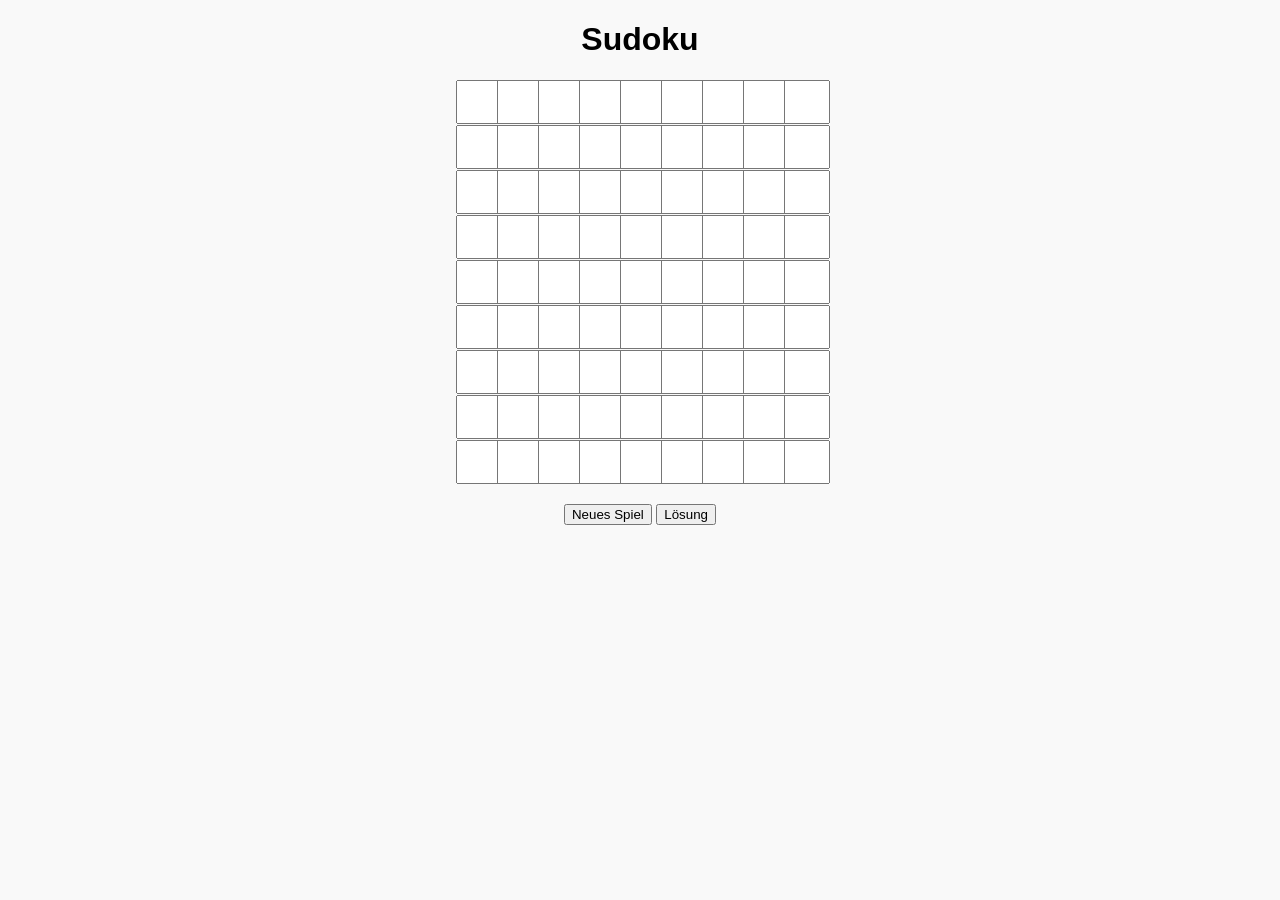
<file: index.html>
<!DOCTYPE html>
<html lang="de">
<head>
  <meta charset="UTF-8" />
  <meta name="viewport" content="width=device-width, initial-scale=1.0"/>
  <title>Sudoku</title>
  <link rel="stylesheet" href="style.css"/>
</head>
<body>
  <h1>Sudoku</h1>
  <div id="sudoku-container"></div>
  <div id="controls">
    <button onclick="newGame()">Neues Spiel</button>
    <button onclick="solve()">Lösung</button>
  </div>
  <script src="main.js"></script>
</body>
</html>
</file>
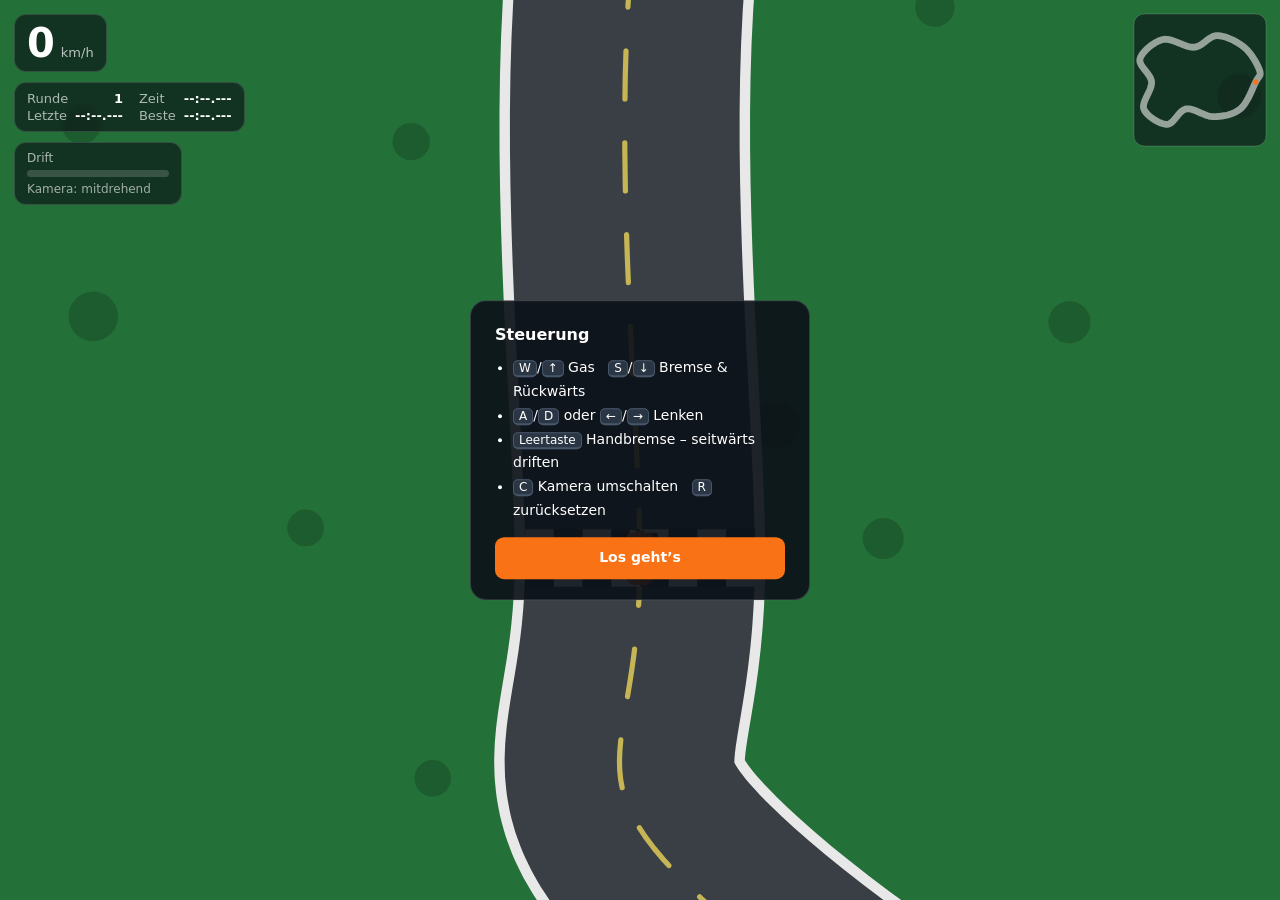
<file: rennspiel/index.html>
<!DOCTYPE html>
<html lang="de">
<head>
<meta charset="utf-8">
<meta name="viewport" content="width=device-width, initial-scale=1, maximum-scale=1, user-scalable=no">
<title>Drift-Rennen</title>
<link rel="stylesheet" href="style.css">
</head>
<body>
<div id="buehne">
  <canvas id="game"></canvas>

  <div id="hud">
    <div class="feld tempo">
      <span id="tempo">0</span><small>km/h</small>
    </div>
    <div class="feld zeiten">
      <div><b>Runde</b><span id="runde">1</span></div>
      <div><b>Zeit</b><span id="zeit">--:--.---</span></div>
      <div><b>Letzte</b><span id="letzte">--:--.---</span></div>
      <div><b>Beste</b><span id="beste">--:--.---</span></div>
    </div>
    <div class="feld drift">
      <b>Drift</b>
      <div class="balken"><i id="driftbalken"></i></div>
      <span id="kameramodus">Kamera: mitdrehend</span>
    </div>
    <div id="warnung" class="hidden">Neben der Strecke!</div>
  </div>

  <div id="hilfe">
    <strong>Steuerung</strong>
    <ul>
      <li><kbd>W</kbd>/<kbd>&uarr;</kbd> Gas &nbsp; <kbd>S</kbd>/<kbd>&darr;</kbd> Bremse &amp; R&uuml;ckw&auml;rts</li>
      <li><kbd>A</kbd>/<kbd>D</kbd> oder <kbd>&larr;</kbd>/<kbd>&rarr;</kbd> Lenken</li>
      <li><kbd>Leertaste</kbd> Handbremse &ndash; seitw&auml;rts driften</li>
      <li><kbd>C</kbd> Kamera umschalten &nbsp; <kbd>R</kbd> zur&uuml;cksetzen</li>
    </ul>
    <button id="hilfeZu">Los geht&rsquo;s</button>
  </div>

  <div id="touch">
    <div class="seite links">
      <button class="tbtn" data-taste="left">&#9664;</button>
      <button class="tbtn" data-taste="right">&#9654;</button>
    </div>
    <div class="seite rechts">
      <button class="tbtn hand" data-taste="brake">Hand</button>
      <button class="tbtn" data-taste="down">&#9660;</button>
      <button class="tbtn gas" data-taste="up">&#9650;</button>
    </div>
  </div>
</div>
<script src="game.js"></script>
</body>
</html>
</file>
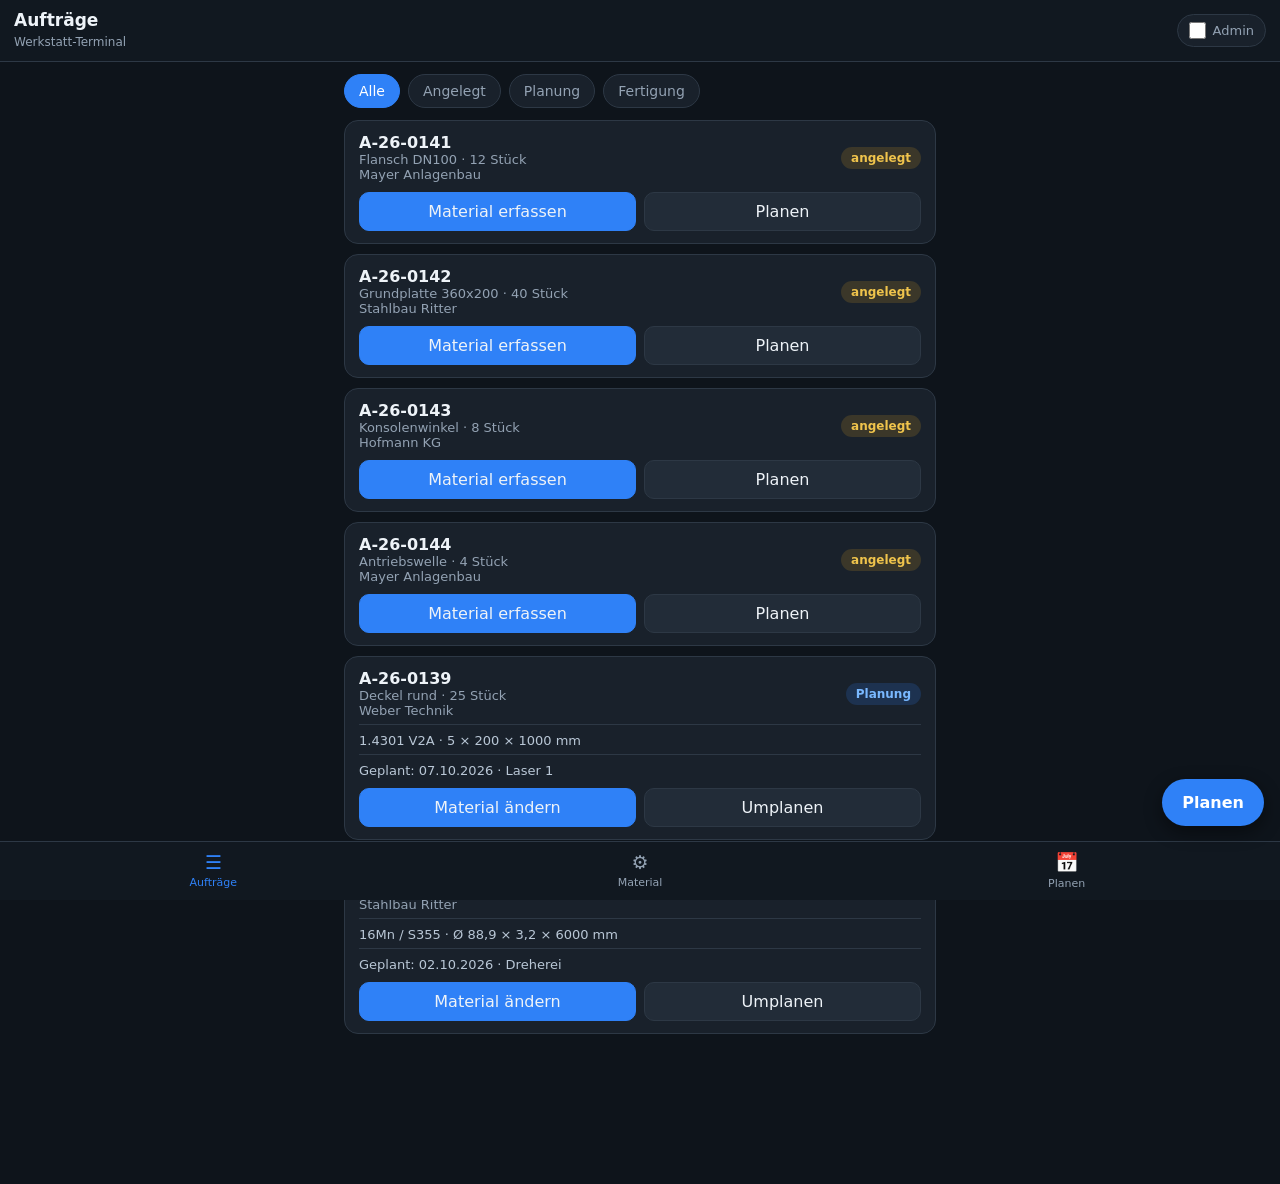
<file: wirker-prototyp/index.html>
<!DOCTYPE html>
<html lang="de">
<head>
<meta charset="utf-8">
<meta name="viewport" content="width=device-width, initial-scale=1, viewport-fit=cover">
<meta name="theme-color" content="#111820">
<title>Wirker &ndash; Auftrag &amp; Material</title>
<link rel="stylesheet" href="style.css">
</head>
<body>

<header id="kopf">
  <button id="zurueck" class="kopf-btn" hidden aria-label="Zur&uuml;ck">&#8592;</button>
  <div class="kopf-titel">
    <strong id="kopfTitel">Auftr&auml;ge</strong>
    <small id="kopfUnter">Werkstatt-Terminal</small>
  </div>
  <label class="admin-schalter" title="Administrator-Modus">
    <input type="checkbox" id="adminAn">
    <span>Admin</span>
  </label>
</header>

<!-- ============ Ansicht: Auftragsliste ============ -->
<main id="ansichtListe" class="ansicht aktiv">
  <div class="filterleiste" id="filterleiste">
    <button class="chip aktiv" data-filter="alle">Alle</button>
    <button class="chip" data-filter="angelegt">Angelegt</button>
    <button class="chip" data-filter="planung">Planung</button>
    <button class="chip" data-filter="fertigung">Fertigung</button>
  </div>
  <div id="auftragsliste" class="liste"></div>
  <p class="hinweis" id="listeLeer" hidden>Keine Auftr&auml;ge in diesem Status.</p>
</main>

<!-- ============ Ansicht: Materialeingabe ============ -->
<main id="ansichtMaterial" class="ansicht">
  <p class="gesperrt" id="materialGesperrt" hidden>Die Materialeingabe ist dem <b>Administrator-Modus</b> vorbehalten.<br>Schalter oben rechts einschalten.</p>

  <div class="zeichnung-box" id="zeichnungBox">
    <div class="zeichnung-kopf">
      <span id="zeichnungName">Zeichnung</span>
      <button id="zeichnungGross" class="mini-btn">Vollbild</button>
    </div>
    <div class="zeichnung-flaeche" id="zeichnungFlaeche"></div>
  </div>

  <div class="eingabe-box" id="eingabeBox">
    <div class="auftrag-kopfzeile">
      <div>
        <b id="matAuftragNr">&ndash;</b>
        <span id="matAuftragTeil" class="dezent"></span>
      </div>
      <span class="status-pille" id="matStatus">angelegt</span>
    </div>

    <div class="block">
      <label class="block-titel">Werkstoff</label>
      <div class="material-gitter" id="materialGitter"></div>
      <div class="frei-zeile">
        <input type="text" id="materialFrei" placeholder="Anderer Werkstoff &hellip;" autocomplete="off" enterkeyhint="done">
        <button id="materialFreiOk" class="mini-btn">OK</button>
      </div>
    </div>

    <div class="block">
      <div class="block-kopf">
        <label class="block-titel">Dimension</label>
        <div class="form-umschalter" id="formUmschalter">
          <button class="aktiv" data-form="flach">Flach</button>
          <button data-form="rund">Rund</button>
          <button data-form="rohr">Rohr</button>
        </div>
      </div>

      <div class="masse" id="masseFlach">
        <label class="mass"><span>Dicke</span><input class="zahl" id="mDicke" readonly inputmode="none" placeholder="0"><i>mm</i></label>
        <label class="mass"><span>Breite</span><input class="zahl" id="mBreite" readonly inputmode="none" placeholder="0"><i>mm</i></label>
        <label class="mass"><span>L&auml;nge</span><input class="zahl" id="mLaenge" readonly inputmode="none" placeholder="0"><i>mm</i></label>
      </div>

      <div class="masse" id="masseRund" hidden>
        <label class="mass"><span>&#216; Durchmesser</span><input class="zahl" id="mDurchm" readonly inputmode="none" placeholder="0"><i>mm</i></label>
        <label class="mass"><span>L&auml;nge</span><input class="zahl" id="mLaengeR" readonly inputmode="none" placeholder="0"><i>mm</i></label>
      </div>

      <div class="masse" id="masseRohr" hidden>
        <label class="mass"><span>&#216; Au&szlig;en</span><input class="zahl" id="mAussen" readonly inputmode="none" placeholder="0"><i>mm</i></label>
        <label class="mass"><span>Wandst&auml;rke</span><input class="zahl" id="mWand" readonly inputmode="none" placeholder="0"><i>mm</i></label>
        <label class="mass"><span>L&auml;nge</span><input class="zahl" id="mLaengeRo" readonly inputmode="none" placeholder="0"><i>mm</i></label>
      </div>
    </div>

    <div class="zusammenfassung" id="zusammenfassung">Noch kein Material gew&auml;hlt</div>

    <label class="schalter-zeile">
      <input type="checkbox" id="statusMit" checked>
      <span>Auftrag dabei auf <b>Planung</b> setzen</span>
    </label>

    <div class="aktionen">
      <button id="speichern" class="haupt-btn">Speichern &amp; einplanen</button>
      <button id="naechster" class="neben-btn">N&auml;chster offener Auftrag</button>
    </div>
  </div>
</main>

<!-- ============ Ansicht: Planung ============ -->
<main id="ansichtPlanung" class="ansicht">
  <div class="plan-kopf">
    <input type="search" id="planSuche" placeholder="Auftrag, Kunde oder Teil suchen &hellip;" autocomplete="off">
  </div>
  <div id="planListe" class="liste"></div>
</main>

<!-- ============ Navigation ============ -->
<nav id="nav">
  <button data-ziel="liste" class="aktiv"><span>&#9776;</span>Auftr&auml;ge</button>
  <button data-ziel="material"><span>&#9881;</span>Material</button>
  <button data-ziel="planung"><span>&#128197;</span>Planen</button>
</nav>

<!-- Planen von überall -->
<button id="planFab" title="Planen (von überall)">Planen</button>

<!-- ============ Zahlentastatur ============ -->
<div id="numpad" class="numpad" hidden>
  <div class="numpad-kopf">
    <span id="numpadFeld">Ma&szlig;</span>
    <output id="numpadWert">0</output>
    <button id="numpadZu" class="mini-btn">Fertig</button>
  </div>
  <div class="numpad-tasten">
    <button data-t="7">7</button><button data-t="8">8</button><button data-t="9">9</button>
    <button data-t="back" class="grau">&#9003;</button>
    <button data-t="4">4</button><button data-t="5">5</button><button data-t="6">6</button>
    <button data-t="clear" class="grau">C</button>
    <button data-t="1">1</button><button data-t="2">2</button><button data-t="3">3</button>
    <button data-t="next" class="grau rowspan2">&#8594;<small>weiter</small></button>
    <button data-t="0">0</button><button data-t="00">00</button><button data-t="," class="komma">,</button>
  </div>
</div>

<!-- ============ Planungs-Dialog ============ -->
<div id="planDialog" class="dialog" hidden>
  <div class="dialog-inhalt">
    <h2 id="planTitel">Auftrag einplanen</h2>
    <p class="dezent" id="planAuftrag"></p>
    <label class="feld"><span>Termin</span><input type="date" id="planTermin"></label>
    <label class="feld"><span>Maschine</span>
      <select id="planMaschine">
        <option>Laser 1</option><option>Laser 2</option><option>Abkantpresse</option>
        <option>Dreherei</option><option>Schwei&szlig;erei</option>
      </select>
    </label>
    <label class="feld"><span>Bemerkung</span><input type="text" id="planBemerkung" placeholder="optional"></label>
    <div class="dialog-aktionen">
      <button id="planAbbruch" class="neben-btn">Abbrechen</button>
      <button id="planOk" class="haupt-btn">Einplanen</button>
    </div>
  </div>
</div>

<!-- ============ Auftragswahl für „von überall planen" ============ -->
<div id="wahlDialog" class="dialog" hidden>
  <div class="dialog-inhalt">
    <h2>Welcher Auftrag?</h2>
    <input type="search" id="wahlSuche" placeholder="Suchen &hellip;" autocomplete="off">
    <div id="wahlListe" class="wahl-liste"></div>
    <div class="dialog-aktionen">
      <button id="wahlAbbruch" class="neben-btn">Abbrechen</button>
    </div>
  </div>
</div>

<div id="toast" hidden></div>

<script src="zeichnungen.js"></script>
<script src="app.js"></script>
</body>
</html>
</file>
<file: style.css>
body {
  font-family: sans-serif;
  text-align: center;
  background-color: #f9f9f9;
}
#sudoku-container {
  display: grid;
  grid-template-columns: repeat(9, 40px);
  gap: 1px;
  justify-content: center;
  margin: 20px;
}
#sudoku-container input {
  width: 38px;
  height: 38px;
  text-align: center;
  font-size: 18px;
}
</file>
<file: rennspiel/style.css>
* { box-sizing: border-box; }

html, body {
  margin: 0;
  height: 100%;
  overflow: hidden;
  background: #14311d;
  font-family: system-ui, "Segoe UI", Roboto, sans-serif;
  color: #fff;
  -webkit-user-select: none;
  user-select: none;
  touch-action: none;
}

#buehne { position: relative; width: 100%; height: 100%; }

#game { display: block; width: 100%; height: 100%; }

/* ---------- HUD ---------- */
#hud {
  position: absolute;
  inset: 0;
  pointer-events: none;
  padding: 14px;
  display: flex;
  flex-direction: column;
  gap: 10px;
  align-items: flex-start;
}

.feld {
  background: rgba(10, 16, 22, 0.62);
  border: 1px solid rgba(255, 255, 255, 0.14);
  border-radius: 12px;
  padding: 8px 12px;
  backdrop-filter: blur(4px);
}

.tempo { display: flex; align-items: baseline; gap: 6px; }
.tempo span { font-size: 40px; font-weight: 700; font-variant-numeric: tabular-nums; line-height: 1; }
.tempo small { font-size: 13px; opacity: .7; }

.zeiten { display: grid; grid-template-columns: auto auto; gap: 2px 16px; font-size: 13px; }
.zeiten div { display: flex; gap: 8px; justify-content: space-between; }
.zeiten b { font-weight: 500; opacity: .65; }
.zeiten span { font-variant-numeric: tabular-nums; font-weight: 600; }

.drift { display: flex; flex-direction: column; gap: 5px; font-size: 12px; min-width: 168px; }
.drift b { font-weight: 500; opacity: .65; }
.balken { height: 7px; border-radius: 4px; background: rgba(255, 255, 255, .16); overflow: hidden; }
.balken i { display: block; height: 100%; width: 0; border-radius: 4px; background: linear-gradient(90deg, #4ade80, #facc15, #f97316); transition: width .08s linear; }
#kameramodus { opacity: .6; }

#warnung {
  position: absolute;
  top: 16px;
  left: 50%;
  transform: translateX(-50%);
  background: rgba(180, 40, 40, .8);
  padding: 6px 16px;
  border-radius: 999px;
  font-weight: 600;
  letter-spacing: .04em;
}
.hidden { display: none; }

/* ---------- Hilfe ---------- */
#hilfe {
  position: absolute;
  left: 50%;
  top: 50%;
  transform: translate(-50%, -50%);
  background: rgba(12, 18, 26, .92);
  border: 1px solid rgba(255, 255, 255, .16);
  border-radius: 16px;
  padding: 20px 24px;
  max-width: 340px;
  font-size: 14px;
  line-height: 1.7;
}
#hilfe.weg { display: none; }
#hilfe strong { display: block; margin-bottom: 8px; font-size: 16px; }
#hilfe ul { margin: 0; padding-left: 18px; }
kbd {
  background: #2b3644;
  border: 1px solid #47566a;
  border-bottom-width: 2px;
  border-radius: 5px;
  padding: 0 5px;
  font-size: 12px;
  font-family: inherit;
}
#hilfeZu {
  margin-top: 14px;
  width: 100%;
  padding: 9px;
  border: 0;
  border-radius: 9px;
  background: #f97316;
  color: #fff;
  font: inherit;
  font-weight: 700;
  cursor: pointer;
}

/* ---------- Touch ---------- */
#touch {
  position: absolute;
  inset: auto 0 0 0;
  display: none;
  justify-content: space-between;
  padding: 16px;
  pointer-events: none;
}
.seite { display: flex; gap: 12px; align-items: flex-end; pointer-events: auto; }
.tbtn {
  width: 68px;
  height: 68px;
  border-radius: 50%;
  border: 1px solid rgba(255, 255, 255, .25);
  background: rgba(15, 22, 30, .6);
  color: #fff;
  font-size: 22px;
  font-family: inherit;
}
.tbtn.gas { background: rgba(34, 150, 70, .65); }
.tbtn.hand { background: rgba(190, 60, 40, .6); font-size: 14px; font-weight: 700; }
.tbtn.aktiv { background: rgba(249, 115, 22, .8); }

@media (pointer: coarse) {
  #touch { display: flex; }
  .tempo span { font-size: 30px; }
}
</file>
<file: wirker-prototyp/style.css>
:root {
  --bg: #0e141b;
  --flaeche: #19212b;
  --flaeche-hoch: #222c38;
  --rand: #2d3845;
  --text: #eef3f8;
  --dezent: #93a2b3;
  --akzent: #2f81f7;
  --gruen: #2ea043;
  --gelb: #d29922;
  --rot: #da3633;
  --numpad-h: 248px;
  --kopf-h: 62px;
}

* { box-sizing: border-box; -webkit-tap-highlight-color: transparent; }

/* hidden muss staerker sein als die display-Regeln weiter unten */
[hidden] { display: none !important; }

html, body {
  margin: 0;
  background: var(--bg);
  color: var(--text);
  font-family: system-ui, "Segoe UI", Roboto, sans-serif;
  font-size: 16px;
  overscroll-behavior-y: none;
}

body {
  padding-bottom: calc(130px + env(safe-area-inset-bottom));
  min-height: 100vh;
}
body.numpad-offen { padding-bottom: calc(var(--numpad-h) + 8px); }

/* ---------------- Kopf ---------------- */
#kopf {
  position: sticky;
  top: 0;
  z-index: 30;
  display: flex;
  align-items: center;
  gap: 10px;
  padding: 10px 14px;
  padding-top: calc(10px + env(safe-area-inset-top));
  background: #111820;
  border-bottom: 1px solid var(--rand);
}
.kopf-titel { flex: 1; min-width: 0; line-height: 1.25; }
.kopf-titel strong { display: block; font-size: 17px; }
.kopf-titel small { color: var(--dezent); font-size: 12px; }
.kopf-btn {
  width: 38px; height: 38px;
  border-radius: 10px;
  border: 1px solid var(--rand);
  background: var(--flaeche);
  color: var(--text);
  font-size: 18px;
}
.admin-schalter {
  display: flex; align-items: center; gap: 7px;
  background: var(--flaeche); border: 1px solid var(--rand);
  padding: 7px 11px; border-radius: 999px; font-size: 13px;
  color: var(--dezent);
}
.admin-schalter input { accent-color: var(--akzent); width: 17px; height: 17px; margin: 0; }
body.admin .admin-schalter { color: var(--text); border-color: var(--akzent); }

/* ---------------- Ansichten ---------------- */
.ansicht { display: none; padding: 12px 14px 20px; }
.ansicht.aktiv { display: block; }

.filterleiste { display: flex; gap: 8px; overflow-x: auto; padding-bottom: 12px; }
.chip {
  flex: none;
  padding: 8px 14px;
  border-radius: 999px;
  border: 1px solid var(--rand);
  background: var(--flaeche);
  color: var(--dezent);
  font: inherit; font-size: 14px;
}
.chip.aktiv { background: var(--akzent); border-color: var(--akzent); color: #fff; }

.liste { display: flex; flex-direction: column; gap: 10px; }

.karte {
  background: var(--flaeche);
  border: 1px solid var(--rand);
  border-radius: 14px;
  padding: 12px 14px;
  display: grid;
  grid-template-columns: 1fr auto;
  gap: 6px 10px;
  align-items: center;
}
.karte h3 { margin: 0; font-size: 16px; }
.karte .zeile2 { color: var(--dezent); font-size: 13px; }
.karte .material { grid-column: 1 / -1; font-size: 13px; color: #b9c7d6; border-top: 1px solid var(--rand); padding-top: 8px; }
.karte .knoepfe { grid-column: 1 / -1; display: flex; gap: 8px; margin-top: 4px; }
.karte .knoepfe button { flex: 1; }

.status-pille {
  font-size: 12px; font-weight: 600;
  padding: 4px 10px; border-radius: 999px;
  background: var(--flaeche-hoch); color: var(--dezent);
  white-space: nowrap;
}
.status-angelegt { background: rgba(210,153,34,.18); color: #f0c44c; }
.status-planung { background: rgba(47,129,247,.18); color: #79b8ff; }
.status-fertigung { background: rgba(46,160,67,.18); color: #67d27e; }
.status-fertig { background: var(--flaeche-hoch); color: var(--dezent); }

.hinweis { color: var(--dezent); text-align: center; padding: 30px 0; }

/* ---------------- Zeichnung ---------------- */
.zeichnung-box {
  background: var(--flaeche);
  border: 1px solid var(--rand);
  border-radius: 14px;
  overflow: hidden;
  margin-bottom: 12px;
}
.zeichnung-kopf {
  display: flex; align-items: center; justify-content: space-between;
  padding: 8px 12px; font-size: 13px; color: var(--dezent);
  border-bottom: 1px solid var(--rand);
}
.zeichnung-flaeche {
  height: 42vh;
  min-height: 230px;
  transition: height .18s ease;
  background: #f3f5f7;
  display: flex; align-items: center; justify-content: center;
  overflow: hidden;
  touch-action: none;
}
.zeichnung-flaeche svg { width: 100%; height: 100%; }
body.zeichnung-voll .zeichnung-box {
  position: fixed; inset: 0; z-index: 60; margin: 0; border-radius: 0;
}
body.zeichnung-voll .zeichnung-flaeche { height: calc(100vh - 42px); }
body.zeichnung-voll #nav, body.zeichnung-voll #planFab { display: none; }

/* ---------------- Eingabe ---------------- */
.eingabe-box { display: flex; flex-direction: column; gap: 14px; }

.auftrag-kopfzeile {
  display: flex; align-items: center; justify-content: space-between; gap: 10px;
}
.auftrag-kopfzeile b { font-size: 17px; }
.dezent { color: var(--dezent); font-size: 13px; display: block; }

.block { background: var(--flaeche); border: 1px solid var(--rand); border-radius: 14px; padding: 12px; }
.block-kopf { display: flex; align-items: center; justify-content: space-between; margin-bottom: 10px; }
.block-titel { display: block; font-size: 13px; color: var(--dezent); margin-bottom: 10px; }
.block-kopf .block-titel { margin: 0; }

.material-gitter { display: grid; grid-template-columns: repeat(4, 1fr); gap: 8px; }
.mat-btn {
  padding: 12px 4px 9px;
  border-radius: 12px;
  border: 1px solid var(--rand);
  background: var(--flaeche-hoch);
  color: var(--text);
  font: inherit;
  line-height: 1.15;
  text-align: center;
}
.mat-btn b { display: block; font-size: 17px; font-weight: 700; }
.mat-btn small { display: block; font-size: 10px; color: var(--dezent); margin-top: 3px; }
.mat-btn.aktiv { background: var(--akzent); border-color: var(--akzent); }
.mat-btn.aktiv small { color: rgba(255,255,255,.8); }

.frei-zeile { display: flex; gap: 8px; margin-top: 10px; }
.frei-zeile input {
  flex: 1; min-width: 0;
  background: var(--flaeche-hoch); border: 1px solid var(--rand);
  border-radius: 10px; padding: 11px 12px; color: var(--text); font: inherit; font-size: 15px;
}

.form-umschalter { display: flex; background: var(--flaeche-hoch); border-radius: 10px; padding: 3px; gap: 3px; }
.form-umschalter button {
  border: 0; background: none; color: var(--dezent);
  padding: 7px 12px; border-radius: 8px; font: inherit; font-size: 13px;
}
.form-umschalter button.aktiv { background: var(--akzent); color: #fff; }

.masse { display: flex; flex-direction: column; gap: 8px; }
.mass {
  display: grid;
  grid-template-columns: 1fr auto auto;
  align-items: center;
  gap: 10px;
  background: var(--flaeche-hoch);
  border: 1px solid var(--rand);
  border-radius: 12px;
  padding: 4px 12px 4px 14px;
}
.mass span { font-size: 14px; color: var(--dezent); }
.mass i { font-style: normal; font-size: 13px; color: var(--dezent); }
.mass input.zahl {
  width: 120px;
  background: none; border: 0; outline: none;
  color: var(--text);
  font: inherit; font-size: 22px; font-weight: 600;
  font-variant-numeric: tabular-nums;
  text-align: right;
  padding: 12px 0;
}
.mass.aktiv { border-color: var(--akzent); box-shadow: 0 0 0 1px var(--akzent); }

.zusammenfassung {
  background: var(--flaeche-hoch);
  border: 1px dashed var(--rand);
  border-radius: 12px;
  padding: 12px 14px;
  font-size: 17px;
  font-weight: 600;
  text-align: center;
  letter-spacing: .01em;
}
.zusammenfassung.leer { color: var(--dezent); font-weight: 400; font-size: 14px; }

.schalter-zeile {
  display: flex; align-items: center; gap: 10px;
  background: var(--flaeche); border: 1px solid var(--rand);
  border-radius: 12px; padding: 12px 14px; font-size: 14px;
}
.schalter-zeile input { width: 20px; height: 20px; accent-color: var(--gruen); margin: 0; }

.aktionen { display: flex; flex-direction: column; gap: 9px; }
.haupt-btn, .neben-btn, .mini-btn {
  font: inherit; border-radius: 12px; border: 1px solid var(--rand);
  padding: 14px; background: var(--flaeche-hoch); color: var(--text);
}
.haupt-btn { background: var(--gruen); border-color: var(--gruen); font-weight: 700; font-size: 16px; }
.haupt-btn:disabled { background: var(--flaeche-hoch); border-color: var(--rand); color: var(--dezent); font-weight: 400; }
.mini-btn { padding: 7px 12px; font-size: 13px; border-radius: 9px; }
.klein-btn { padding: 9px; font-size: 13px; border-radius: 10px; border: 1px solid var(--rand); background: var(--flaeche-hoch); color: var(--text); font: inherit; }
.klein-btn.blau { background: var(--akzent); border-color: var(--akzent); }

/* ---------------- Navigation ---------------- */
#nav {
  position: fixed; left: 0; right: 0; bottom: 0; z-index: 40;
  display: flex;
  background: #111820;
  border-top: 1px solid var(--rand);
  padding-bottom: env(safe-area-inset-bottom);
}
#nav button {
  flex: 1; border: 0; background: none; color: var(--dezent);
  font: inherit; font-size: 11px; padding: 9px 0 10px;
  display: flex; flex-direction: column; align-items: center; gap: 3px;
}
#nav button span { font-size: 19px; }
#nav button.aktiv { color: var(--akzent); }
body.numpad-offen #nav { display: none; }
body.numpad-offen .zeichnung-box {
  position: sticky;
  top: var(--kopf-h);
  z-index: 10;
}
body.numpad-offen .zeichnung-flaeche { height: 23vh; min-height: 140px; }

#planFab {
  position: fixed;
  right: 16px;
  bottom: calc(74px + env(safe-area-inset-bottom));
  z-index: 41;
  background: var(--akzent);
  color: #fff;
  border: 0;
  border-radius: 999px;
  padding: 14px 20px;
  font: inherit; font-weight: 700;
  box-shadow: 0 6px 18px rgba(0,0,0,.45);
}
body.numpad-offen #planFab { display: none; }

/* ---------------- Zahlentastatur ---------------- */
.numpad {
  position: fixed; left: 0; right: 0; bottom: 0; z-index: 50;
  background: #141c25;
  border-top: 1px solid var(--rand);
  padding: 8px 8px calc(8px + env(safe-area-inset-bottom));
  box-shadow: 0 -8px 24px rgba(0,0,0,.4);
  animation: hoch .16s ease-out;
}
@keyframes hoch { from { transform: translateY(100%); } to { transform: none; } }
@keyframes runter { from { transform: translate(-50%, -16px); opacity: 0; } to { transform: translateX(-50%); opacity: 1; } }
.numpad-kopf {
  display: flex; align-items: center; gap: 12px;
  padding: 2px 6px 8px;
}
.numpad-kopf span { font-size: 13px; color: var(--dezent); }
.numpad-kopf output {
  flex: 1; text-align: right;
  font-size: 22px; font-weight: 700; font-variant-numeric: tabular-nums;
}
.numpad-tasten {
  display: grid;
  grid-template-columns: repeat(4, 1fr);
  gap: 7px;
}
.numpad-tasten button {
  height: 52px;
  border: 1px solid var(--rand);
  border-radius: 11px;
  background: var(--flaeche-hoch);
  color: var(--text);
  font: inherit; font-size: 22px; font-weight: 600;
}
.numpad-tasten button:active { background: var(--akzent); }
.numpad-tasten .grau { background: var(--flaeche); font-size: 18px; color: var(--dezent); }
.numpad-tasten .komma { font-size: 26px; }
.numpad-tasten .rowspan2 {
  grid-row: span 2;
  height: auto;
  display: flex; flex-direction: column; align-items: center; justify-content: center; gap: 2px;
  background: var(--akzent); border-color: var(--akzent); color: #fff;
}
.numpad-tasten .rowspan2 small { font-size: 11px; font-weight: 400; }

/* ---------------- Dialoge ---------------- */
.dialog {
  position: fixed; inset: 0; z-index: 70;
  background: rgba(5,8,12,.72);
  display: flex; align-items: flex-end; justify-content: center;
  padding: 0;
}
.dialog-inhalt {
  width: 100%; max-width: 520px;
  background: var(--flaeche);
  border: 1px solid var(--rand);
  border-radius: 18px 18px 0 0;
  padding: 18px 16px calc(18px + env(safe-area-inset-bottom));
  max-height: 88vh; overflow-y: auto;
  animation: hoch .18s ease-out;
}
.dialog-inhalt h2 { margin: 0 0 4px; font-size: 18px; }
.feld { display: block; margin-top: 12px; }
.feld span { display: block; font-size: 13px; color: var(--dezent); margin-bottom: 5px; }
.feld input, .feld select, #wahlSuche, #planSuche {
  width: 100%;
  background: var(--flaeche-hoch);
  border: 1px solid var(--rand);
  border-radius: 11px;
  padding: 13px 12px;
  color: var(--text); font: inherit; font-size: 16px;
}
.dialog-aktionen { display: flex; gap: 9px; margin-top: 18px; }
.dialog-aktionen button { flex: 1; }

.wahl-liste { margin-top: 12px; display: flex; flex-direction: column; gap: 8px; max-height: 46vh; overflow-y: auto; }
.wahl-zeile {
  display: flex; align-items: center; justify-content: space-between; gap: 10px;
  background: var(--flaeche-hoch); border: 1px solid var(--rand);
  border-radius: 11px; padding: 12px; text-align: left;
  color: var(--text); font: inherit;
}
.wahl-zeile b { display: block; font-size: 15px; }
.wahl-zeile small { color: var(--dezent); font-size: 12px; }

.plan-kopf { margin-bottom: 12px; }

/* ---------------- Toast ---------------- */
#toast {
  position: fixed;
  left: 50%; top: calc(var(--kopf-h) + 10px);
  transform: translateX(-50%);
  z-index: 80;
  background: var(--gruen);
  color: #fff; font-weight: 600; font-size: 14px;
  padding: 11px 18px; border-radius: 999px;
  box-shadow: 0 6px 18px rgba(0,0,0,.4);
  animation: runter .18s ease-out;
  max-width: 92vw; text-align: center;
}
#toast.warn { background: var(--gelb); color: #221a04; }
#toast.fehler { background: var(--rot); }

/* Gesperrt ohne Admin */
.gesperrt {
  text-align: center; color: var(--dezent);
  padding: 40px 20px; line-height: 1.6;
}

@media (min-width: 620px) {
  .ansicht { max-width: 620px; margin: 0 auto; }
  .material-gitter { grid-template-columns: repeat(5, 1fr); }
}
</file>
